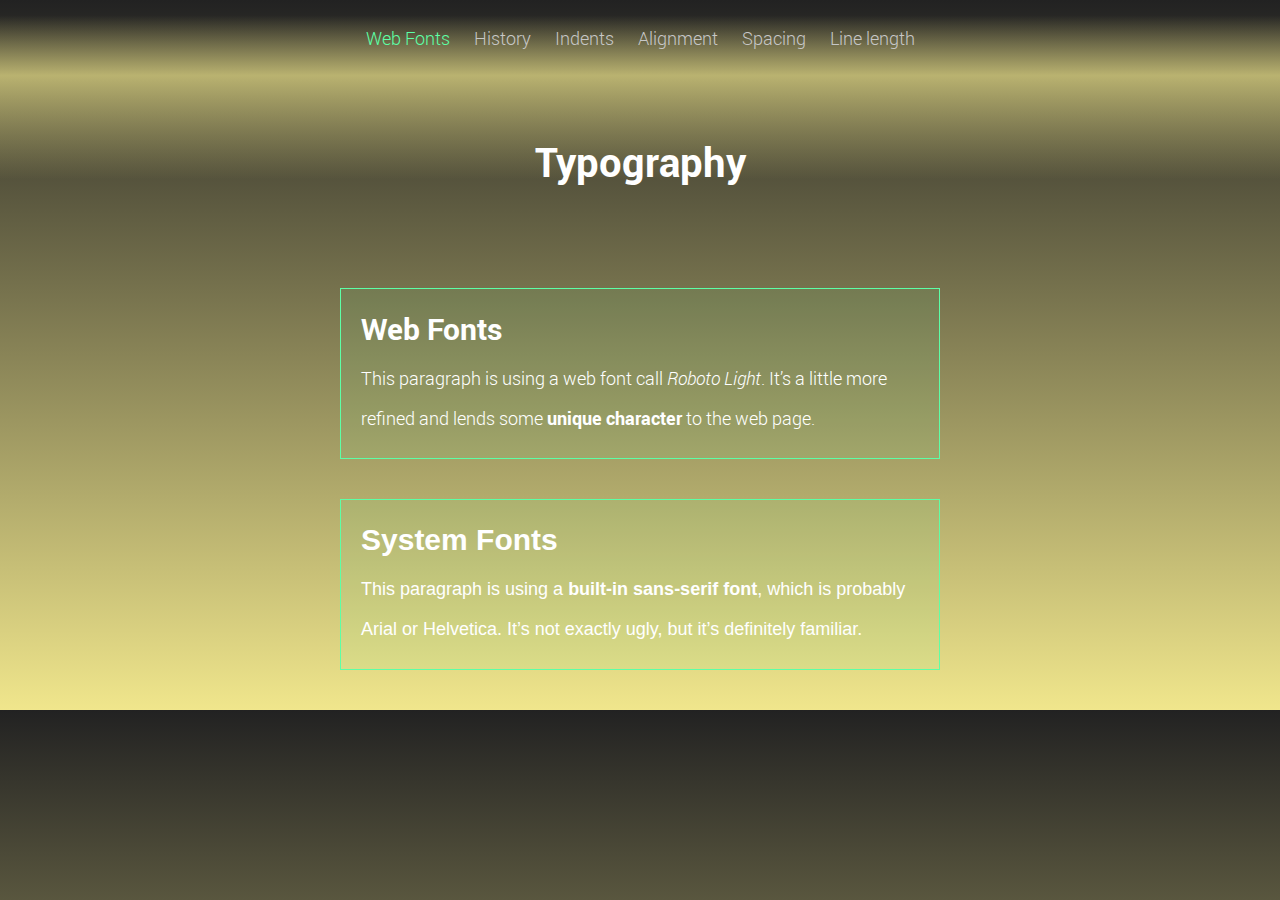
<file: index.html>
<!DOCTYPE html>
<html lang="en">
  <head>
    <meta charset="UTF-8" />
    <meta name="viewport" content="width=device-width, initial-scale=1.0" />
    <title>Web Typography</title>
    <link rel="stylesheet" href="css/style.css" />
    <style>
      .system-fonts {
        font-family: sans-serif;
      }
    </style>
  </head>
  <body>
    <header>
      <nav>
        <ul>
          <li class="selected">Web Fonts</li>
          <li>
            <a href="/common/history.html">History</a>
          </li>
          <li>
            <a href="/common/indents.html">Indents</a>
          </li>
          <li>
            <a href="/common/alignment.html">Alignment</a>
          </li>
          <li>
            <a href="/common/spacing.html">Spacing</a>
          </li>
          <li>
            <a href="/common/line-length.html">Line length</a>
          </li>
        </ul>
      </nav>

      <div class="hero">
        <h1>Typography</h1>
      </div>
    </header>

    <main class="page">
      <section class="section section--gray">
        <h2>Web Fonts</h2>

        <p>
          This paragraph is using a web font call <em>Roboto Light</em>. It’s a
          little more refined and lends some
          <strong>unique character</strong> to the web page.
        </p>
      </section>

      <section class="section section--gray system-fonts">
        <h2>System Fonts</h2>

        <p>
          This paragraph is using a <strong>built-in sans-serif font</strong>,
          which is probably Arial or Helvetica. It’s not exactly ugly, but it’s
          definitely familiar.
        </p>
      </section>
    </main>
  </body>
</html>
</file>
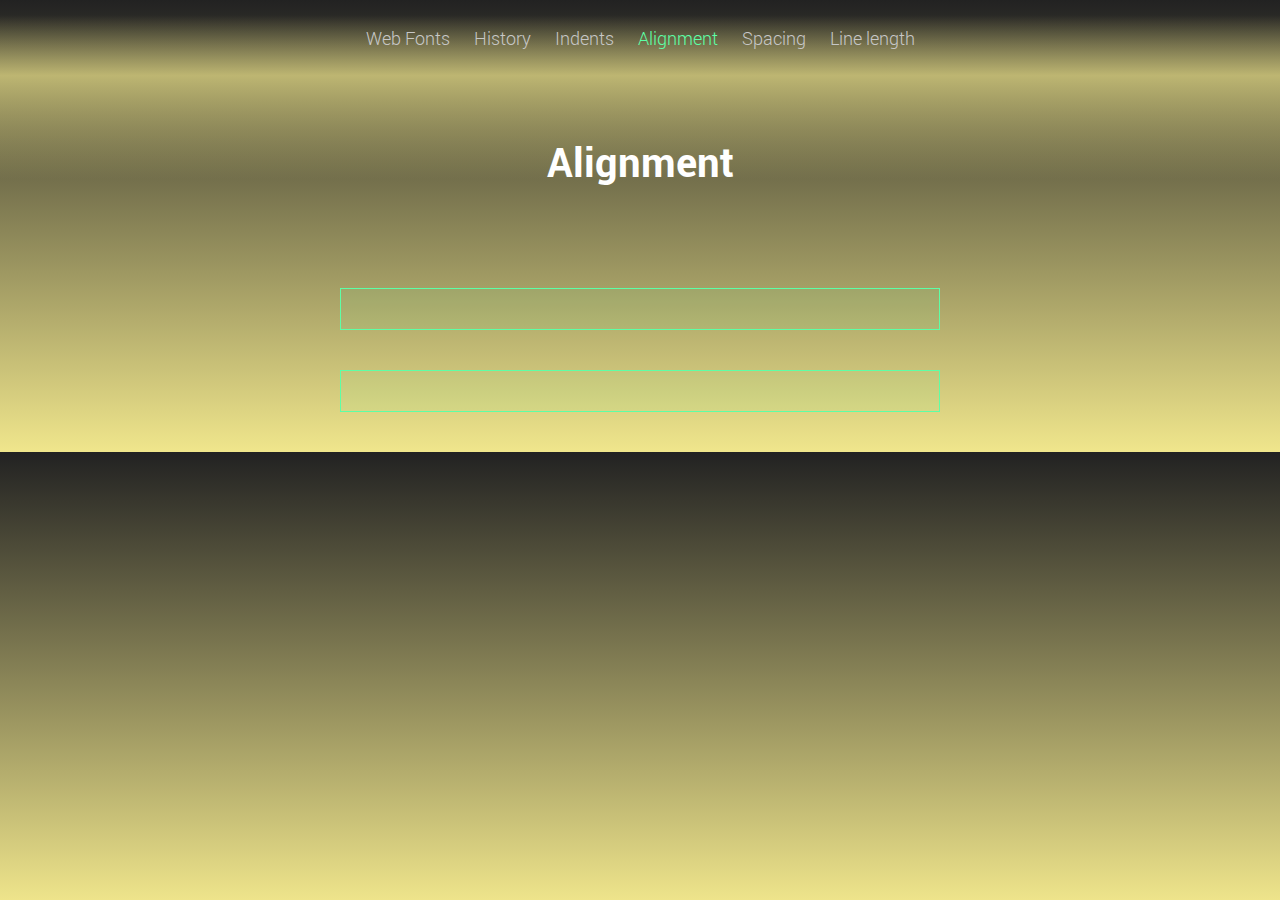
<file: common/alignment.html>
<!DOCTYPE html>
<html lang="en">
  <head>
    <meta charset="UTF-8" />
    <meta name="viewport" content="width=device-width, initial-scale=1.0" />
    <title>Alignment</title>
    <link rel="stylesheet" href="/css/style.css" />
  </head>
  <body>
    <header>
      <nav>
        <ul>
          <li><a href="/index.html">Web Fonts</a></li>
          <li><a href="/common/history.html">History</a></li>
          <li>
            <a href="/common/indents.html">Indents</a>
          </li>
          <li class="selected">Alignment</li>
          <li>
            <a href="/common/spacing.html">Spacing</a>
          </li>
          <li>
            <a href="/common/line-length.html">Line length</a>
          </li>
        </ul>
      </nav>

      <div class="hero">
        <h1>Alignment</h1>
      </div>
    </header>

    <main class="page">
      <section class="section section--gray"></section>

      <section class="section section--gray"></section>
    </main>
  </body>
</html>
</file>
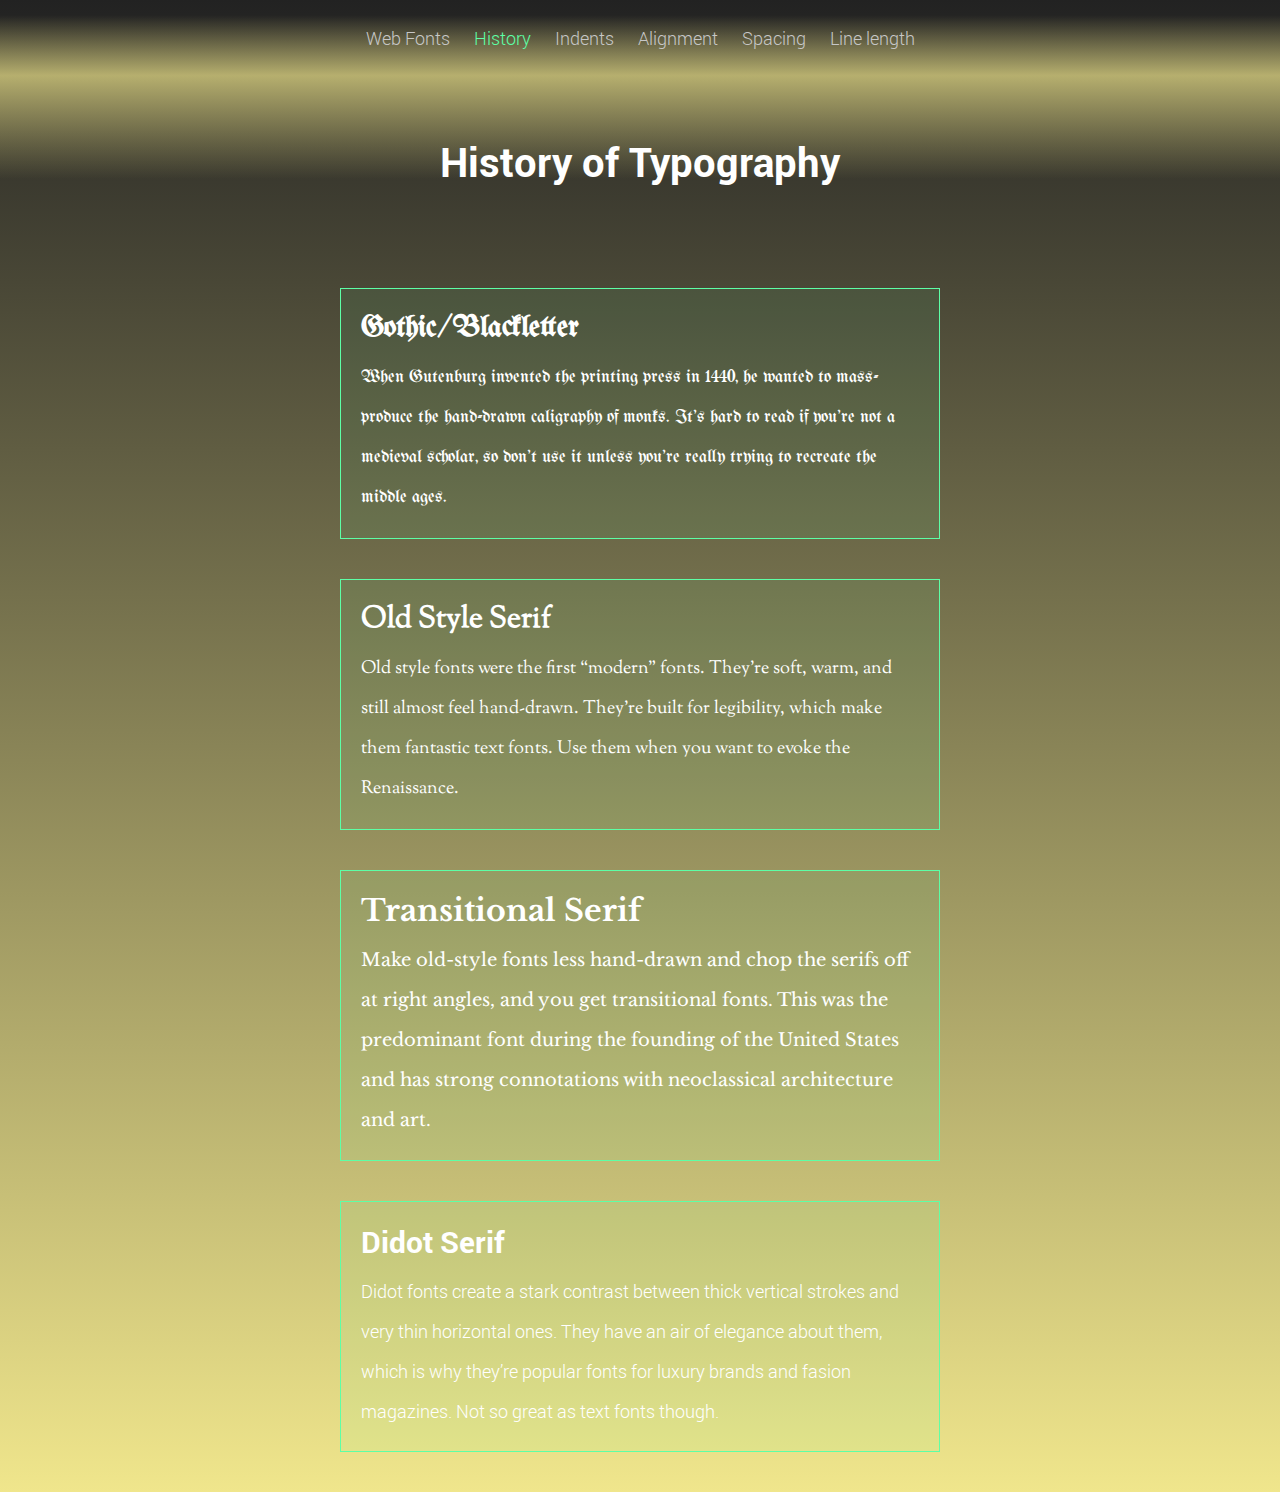
<file: common/history.html>
<!DOCTYPE html>
<html lang="en">
  <head>
    <meta charset="UTF-8" />
    <meta name="viewport" content="width=device-width, initial-scale=1.0" />
    <title>History</title>
    <link rel="stylesheet" href="/css/style.css" />
    <link
      href="https://fonts.googleapis.com/css2?family=Libre+Baskerville&family=Sorts+Mill+Goudy&family=UnifrakturMaguntia&display=swap"
      rel="stylesheet"
    />
    <style>
      .blackletter {
        font-family: "UnifrakturMaguntia", cursive;
      }
      .old-style {
        font-family: "Sorts Mill Goudy", serif;
      }
      .transitional {
        font-family: "Libre Baskerville", serif;
      }
    </style>
  </head>
  <body>
    <header>
      <nav>
        <ul>
          <li><a href="/index.html">Web Fonts</a></li>
          <li class="selected">History</li>
          <li>
            <a href="/common/indents.html">Indents</a>
          </li>
          <li>
            <a href="/common/alignment.html">Alignment</a>
          </li>
          <li>
            <a href="/common/spacing.html">Spacing</a>
          </li>
          <li>
            <a href="/common/line-length.html">Line length</a>
          </li>
        </ul>
      </nav>

      <div class="hero">
        <h1>History of Typography</h1>
      </div>
    </header>

    <main class="page">
      <section class="section section--gray blackletter">
        <h2>Gothic/Blackletter</h2>
        <p>
          When Gutenburg invented the printing press in 1440, he wanted to
          mass-produce the hand-drawn caligraphy of monks. It’s hard to read if
          you’re not a medieval scholar, so don’t use it unless you’re really
          trying to recreate the middle ages.
        </p>
      </section>

      <section class="section section--gray old-style">
        <h2>Old Style Serif</h2>
        <p>
          Old style fonts were the first “modern” fonts. They’re soft, warm, and
          still almost feel hand-drawn. They’re built for legibility, which make
          them fantastic text fonts. Use them when you want to evoke the
          Renaissance.
        </p>
      </section>

      <section class="section section--gray transitional">
        <h2>Transitional Serif</h2>
        <p>
          Make old-style fonts less hand-drawn and chop the serifs off at right
          angles, and you get transitional fonts. This was the predominant font
          during the founding of the United States and has strong connotations
          with neoclassical architecture and art.
        </p>
      </section>

      <section class="section section--gray">
        <h2>Didot Serif</h2>
        <p>
          Didot fonts create a stark contrast between thick vertical strokes and
          very thin horizontal ones. They have an air of elegance about them,
          which is why they’re popular fonts for luxury brands and fasion
          magazines. Not so great as text fonts though.
        </p>
      </section>
    </main>
  </body>
</html>
</file>
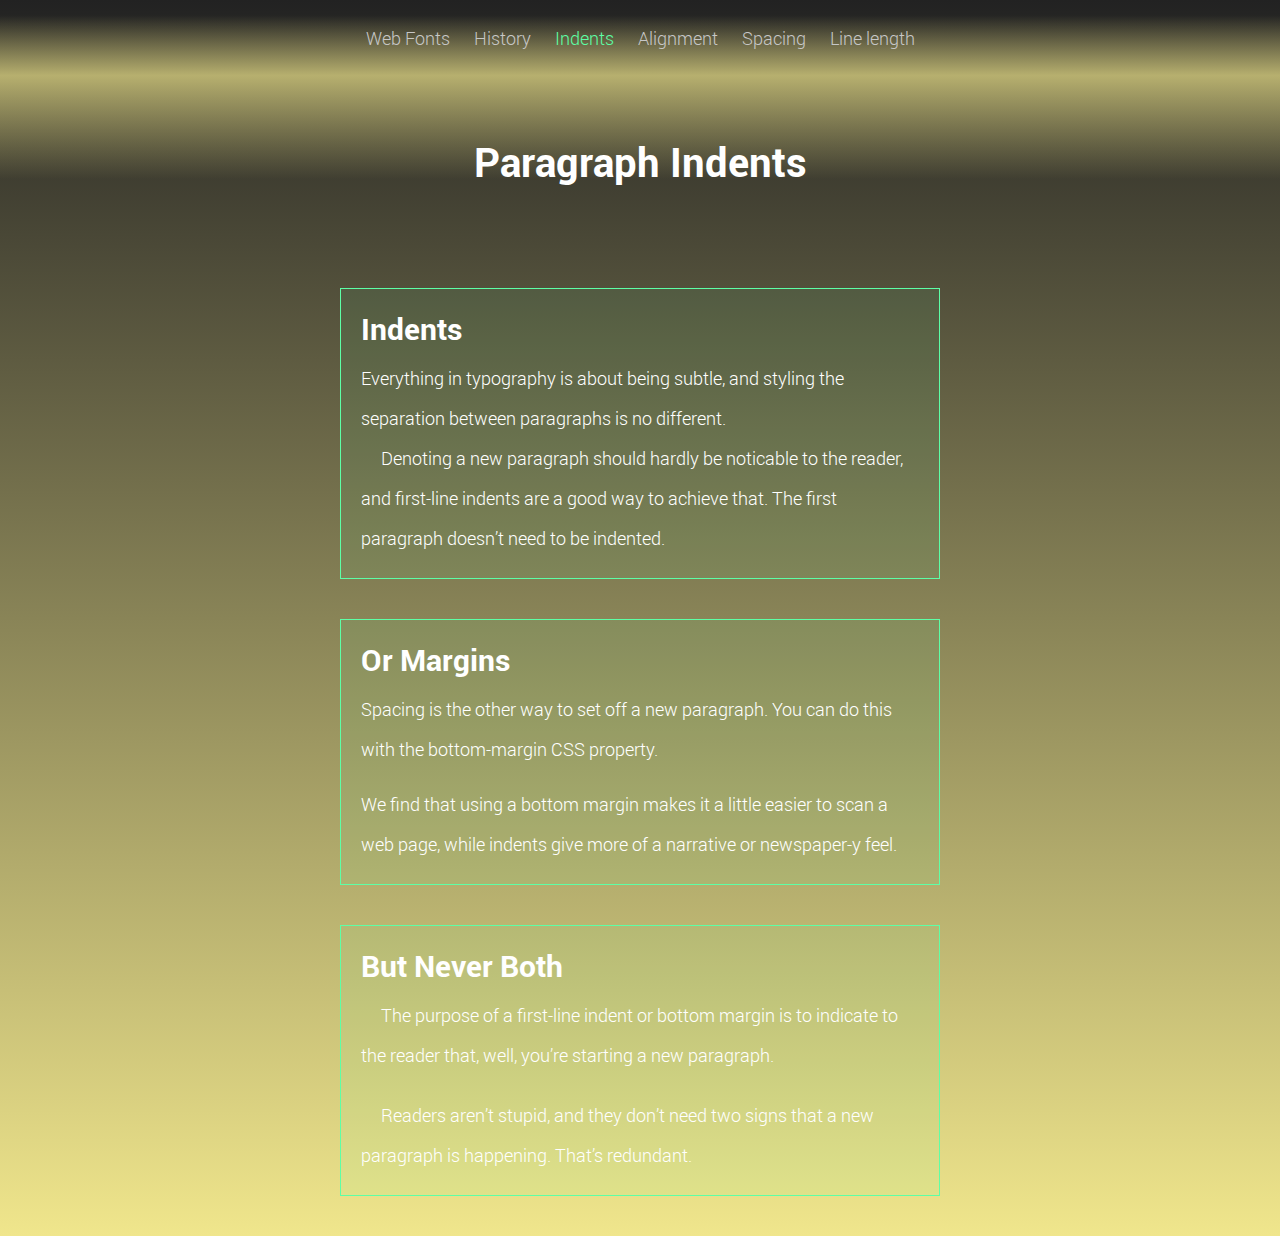
<file: common/indents.html>
<!DOCTYPE html>
<html lang="en">
  <head>
    <meta charset="UTF-8" />
    <meta name="viewport" content="width=device-width, initial-scale=1.0" />
    <title>Indents</title>
    <link rel="stylesheet" href="/css/style.css" />
    <style>
      .paragraph-indent p {
        text-indent: 2rem;
        margin-bottom: 0;
      }
      .paragraph-indent p:first-of-type {
        text-indent: 0;
      }

      .never-both p {
        text-indent: 2rem;
        margin-bottom: 2rem;
      }
    </style>
  </head>
  <body>
    <header>
      <nav>
        <ul>
          <li><a href="/index.html">Web Fonts</a></li>
          <li><a href="/common/history.html">History</a></li>
          <li class="selected">Indents</li>
          <li>
            <a href="/common/alignment.html">Alignment</a>
          </li>
          <li>
            <a href="/common/spacing.html">Spacing</a>
          </li>
          <li>
            <a href="/common/line-length.html">Line length</a>
          </li>
        </ul>
      </nav>

      <div class="hero">
        <h1>Paragraph Indents</h1>
      </div>
    </header>

    <main class="page">
      <section class="section section--gray paragraph-indent">
        <h2>Indents</h2>
        <p>
          Everything in typography is about being subtle, and styling the
          separation between paragraphs is no different.
        </p>
        <p>
          Denoting a new paragraph should hardly be noticable to the reader, and
          first-line indents are a good way to achieve that. The first paragraph
          doesn’t need to be indented.
        </p>
      </section>

      <section class="section section--gray">
        <h2>Or Margins</h2>
        <p>
          Spacing is the other way to set off a new paragraph. You can do this
          with the bottom-margin CSS property.
        </p>
        <p>
          We find that using a bottom margin makes it a little easier to scan a
          web page, while indents give more of a narrative or newspaper-y feel.
        </p>
      </section>

      <section class="section section--gray never-both">
        <h2>But Never Both</h2>
        <p>
          The purpose of a first-line indent or bottom margin is to indicate to
          the reader that, well, you’re starting a new paragraph.
        </p>
        <p>
          Readers aren’t stupid, and they don’t need two signs that a new
          paragraph is happening. That’s redundant.
        </p>
      </section>
    </main>
  </body>
</html>
</file>
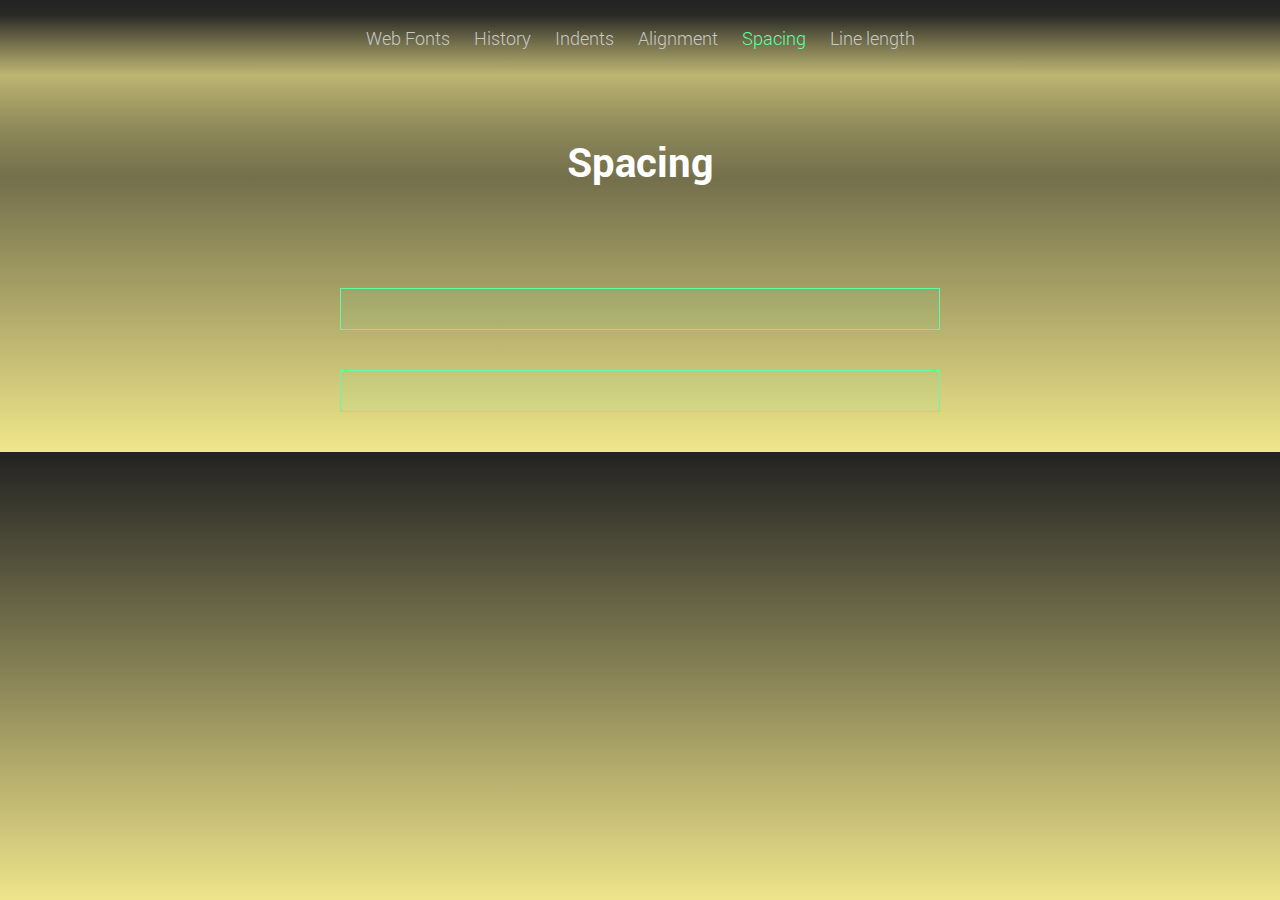
<file: common/spacing.html>
<!DOCTYPE html>
<html lang="en">
  <head>
    <meta charset="UTF-8" />
    <meta name="viewport" content="width=device-width, initial-scale=1.0" />
    <title>Spacing</title>
    <link rel="stylesheet" href="/css/style.css" />
  </head>
  <body>
    <header>
      <nav>
        <ul>
          <li><a href="/index.html">Web Fonts</a></li>
          <li><a href="/common/history.html">History</a></li>
          <li>
            <a href="/common/indents.html">Indents</a>
          </li>
          <li>
            <a href="/common/alignment.html">Alignment</a>
          </li>
          <li class="selected">Spacing</li>
          <li>
            <a href="/common/line-length.html">Line length</a>
          </li>
        </ul>
      </nav>

      <div class="hero">
        <h1>Spacing</h1>
      </div>
    </header>

    <main class="page">
      <section class="section section--gray"></section>

      <section class="section section--gray"></section>
    </main>
  </body>
</html>
</file>
<file: css/style.css>
@font-face {
  font-family: "Roboto";
  src: url("/fonts/Roboto-Light-webfont.woff") format("woff");
  font-style: normal;
  font-weight: 300;
}

@font-face {
  font-family: "Roboto";
  src: url("/fonts/Roboto-LightItalic-webfont.woff") format("woff");
  font-style: italic;
  font-weight: 300;
}

@font-face {
  font-family: "Roboto";
  src: url("/fonts/Roboto-Bold-webfont.woff") format("woff");
  font-style: bold;
  font-weight: 700;
}

* {
  margin: 0;
  padding: 0;
  box-sizing: border-box;
}

html {
  font-size: 62.5%; /* 10px convert default 16px to 10px to work easier with rems */
}

body {
  font-family: "Roboto", sans-serif;
  /* font-weight: 300; */
  font-size: 1.8rem;
  line-height: 4rem;
  color: white;
  background-image: linear-gradient(rgb(34, 34, 34), khaki);
  background-size: 50rem;
}

h1,
h2,
h3 {
  line-height: 1.3em;
  font-weight: 700;
}

header {
  text-align: center;
}

.hero {
  background: linear-gradient(
    0deg,
    rgba(2, 0, 36, 0) 40%,
    rgba(240, 230, 140, 0.7) 100%
  );
  padding: 6rem;
  color: white;
}

.hero h1 {
  font-size: 4rem;
}

nav li {
  display: inline-block;
  padding: 1em 1rem;
}

nav {
  background: linear-gradient(
    0deg,
    rgba(240, 230, 140, 0.7) 1%,
    rgba(2, 0, 36, 0) 80%
  );
}

.selected {
  color: rgb(93, 255, 166);
}

a:link,
a:visited {
  color: rgb(199, 199, 199);
  text-decoration: none;
}

a:hover {
  color: rgb(93, 255, 166);
  text-decoration: underline;
}

a:active {
  text-decoration: overline;
}

.section {
  max-width: 60rem;
  margin: 4rem auto;
  padding: 2rem;
}

.section--gray {
  border: 1px solid rgb(93, 255, 166);
  background-color: rgba(93, 255, 166, 0.068);
}

.section h2 {
  font-size: 3rem;
  margin-bottom: 1rem;
}

.section p {
  margin-bottom: 1.5rem;
}

.section p:last-child {
  margin-bottom: 0;
}
</file>
